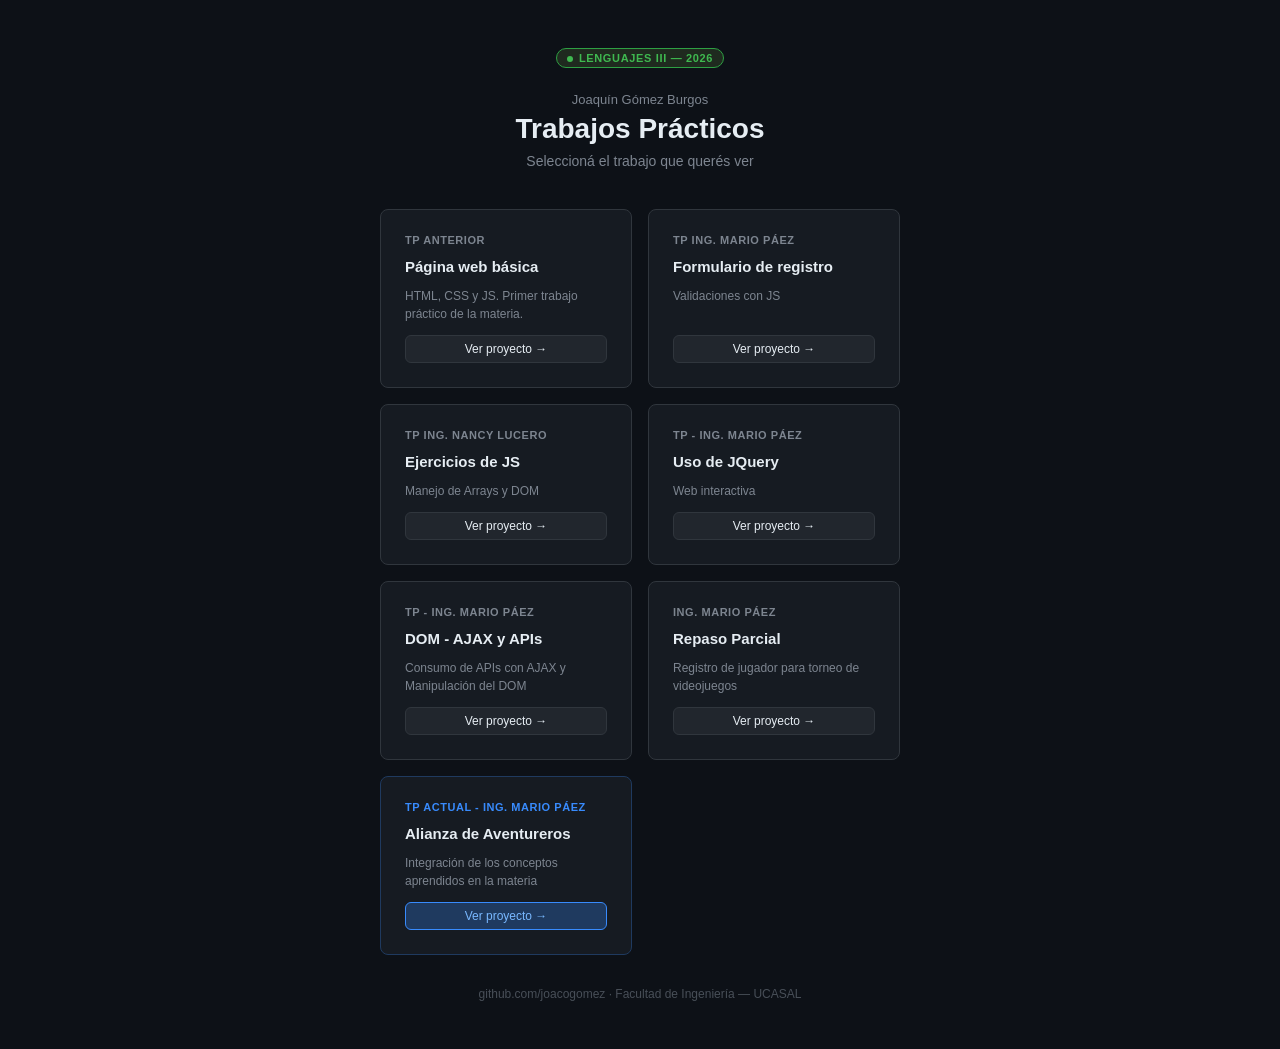
<file: index.html>
<!DOCTYPE html>
<html lang="es">
<head>
  <meta charset="UTF-8">
  <meta name="viewport" content="width=device-width, initial-scale=1">
  <title>TPs — Joaquín</title>
  <link href="styles.css" rel="stylesheet">
</head>
<body>
  <div class="badge"><span class="dot"></span>Lenguajes III — 2026</div>
  <p class="name">Joaquín Gómez Burgos</p>
  <h1>Trabajos Prácticos</h1>
  <p class="sub">Seleccioná el trabajo que querés ver</p>

  <div class="grid">
    <a class="card" href="TP-Antiguo/index.html">
      <span class="tag old">TP anterior</span>
      <p class="card-title">Página web básica</p>
      <p class="card-desc">HTML, CSS y JS. Primer trabajo práctico de la materia.</p>
      <div class="btn">Ver proyecto →</div>
    </a>
    <a class="card" href="TP-Paez/index.html">
      <span class="tag old">TP Ing. Mario Páez</span>
      <p class="card-title">Formulario de registro</p>
      <p class="card-desc">Validaciones con JS</p>
      <div class="btn">Ver proyecto →</div>
    </a>
    <a class="card" href="TP-Lucero/index.html">
      <span class="tag old">TP Ing. Nancy Lucero</span>
      <p class="card-title">Ejercicios de JS</p>
      <p class="card-desc">Manejo de Arrays y DOM</p>
      <div class="btn">Ver proyecto →</div>
    </a>
    <a class="card" href="TP-Jquery/index.html">
      <span class="tag old">TP - Ing. Mario Páez</span>
      <p class="card-title">Uso de JQuery</p>
      <p class="card-desc">Web interactiva</p>
      <div class="btn">Ver proyecto →</div>
    </a>
    <a class="card" href="TP-API/index.html">
      <span class="tag old">TP - Ing. Mario Páez</span>
      <p class="card-title">DOM - AJAX y APIs</p>
      <p class="card-desc">Consumo de APIs con AJAX y Manipulación del DOM</p>
      <div class="btn">Ver proyecto →</div>
    </a>
    <a class="card" href="TP-Repaso/index.html">
      <span class="tag old">Ing. Mario Páez</span>
      <p class="card-title">Repaso Parcial</p>
      <p class="card-desc">Registro de jugador para torneo de videojuegos</p>
      <div class="btn">Ver proyecto →</div>
    </a>
    <a class="card destacado" href="TP10/index.html">
      <span class="tag new">TP actual - Ing. Mario Páez</span>
      <p class="card-title">Alianza de Aventureros</p>
      <p class="card-desc">Integración de los conceptos aprendidos en la materia</p>
      <div class="btn">Ver proyecto →</div>
    </a>
  </div>

  <p class="footer">github.com/joacogomez · Facultad de Ingeniería — UCASAL</p>
</body>
</html>
</file>
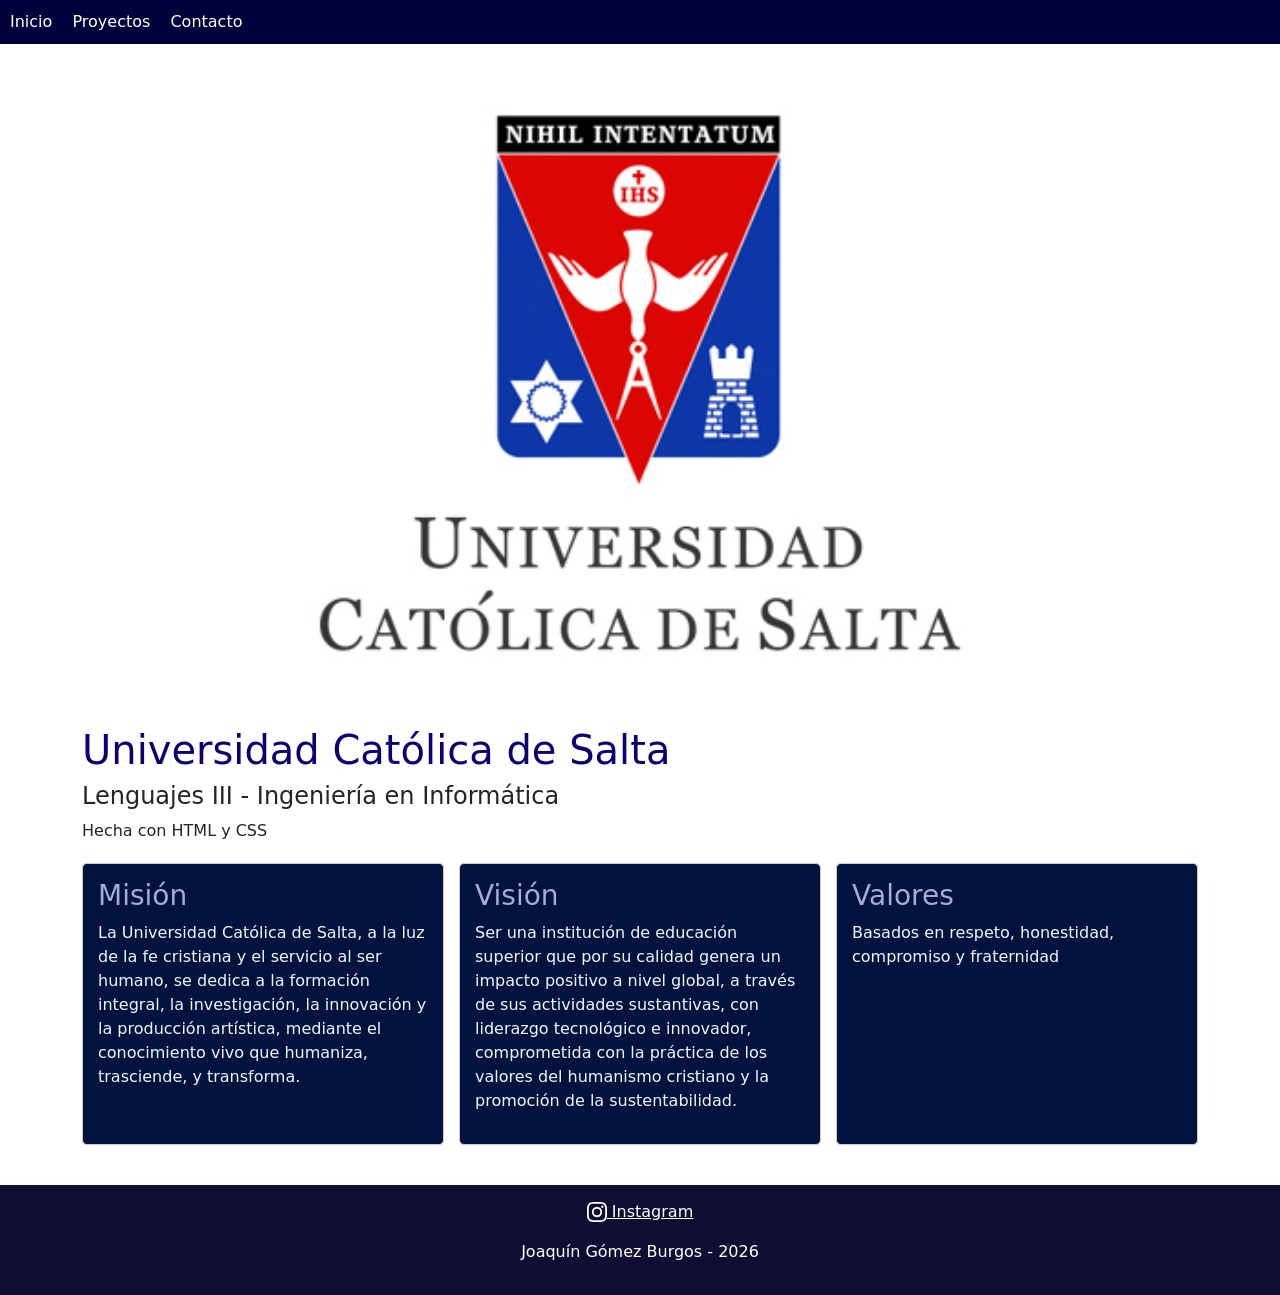
<file: TP-Antiguo/index.html>
<!DOCTYPE html>
<html lang="es">
<head>
  <meta charset="UTF-8" />
  <meta name="viewport" content="width=device-width, initial-scale=1.0" />
  <title>Mi Página</title>

  <link rel="stylesheet" href="https://cdn.jsdelivr.net/npm/bootstrap@5.3.0/dist/css/bootstrap.min.css">
  <link rel="stylesheet" href="styles.css">
  
</head>


<body>

  
  <nav>
    <a href="#">Inicio</a>
    <a href="#">Proyectos</a>
    <a href="#">Contacto</a>
  </nav>

  <header>
    <div id="miCarousel" class="carousel slide" data-bs-ride="carousel">

      <!-- Indicadores (los puntitos de abajo) -->
      <div class="carousel-indicators">
        <button data-bs-target="#miCarousel" data-bs-slide-to="0" class="active"></button>
        <button data-bs-target="#miCarousel" data-bs-slide-to="1"></button>
        <button data-bs-target="#miCarousel" data-bs-slide-to="2"></button>
      </div>
    
      <!-- Las imágenes -->
      <div class="carousel-inner">
        <div class="carousel-item active">
          <img src="img/imagen1.jpg" class="d-block w-100" alt="Imagen 1">
        </div>
        <div class="carousel-item">
          <img src="img/imagen2.webp" class="d-block w-100" alt="Imagen 2">
        </div>
        <div class="carousel-item">
          <img src="img/imagen3.webp" class="d-block w-100" alt="Imagen 3">
        </div>
      </div>
    
      <!-- Botones laterales -->
      <button class="carousel-control-prev" data-bs-target="#miCarousel" data-bs-slide="prev">
        <span class="carousel-control-prev-icon"></span>
      </button>
      <button class="carousel-control-next" data-bs-target="#miCarousel" data-bs-slide="next">
        <span class="carousel-control-next-icon"></span>
      </button>
    
    </div>
  </header>

  
  <main class="container mt-4">
    <h1>Universidad Católica de Salta</h1>
    <h4>Lenguajes III - Ingeniería en Informática</h4>
    <p>Hecha con HTML y CSS</p>

    <div class="grilla">
      <div class="tarjeta">
        <h3>Misión</h3>
        <p>La Universidad Católica de Salta, a la luz de la fe cristiana y el servicio al ser humano, se dedica a la formación integral, la investigación, la innovación y la producción artística, mediante el conocimiento vivo que humaniza, trasciende, y transforma.</p>
      </div>
      <div class="tarjeta">
        <h3>Visión</h3>
        <p>Ser una institución de educación superior que por su calidad genera un impacto positivo a nivel global, a través de sus actividades sustantivas, con liderazgo tecnológico e innovador, comprometida con la práctica de los valores del humanismo cristiano y la promoción de la sustentabilidad.</p>
      </div>
      <div class="tarjeta">
        <h3>Valores</h3>
        <p>Basados en respeto, honestidad, compromiso y fraternidad</p>
      </div>
    </div>

  </main>


  <!--pie de pagina -->
  <footer>
    <p>
      <a href="https://instagram.com" >
        <!--icono de instagram vectorial-->
        <svg xmlns="http://www.w3.org/2000/svg" width="20" height="20" fill="white" viewBox="0 0 24 24" style="vertical-align: middle;">
          <path d="M12 2.163c3.204 0 3.584.012 4.85.07 1.366.062 2.633.334 3.608 1.308.975.975 1.246 2.242 1.308 3.608.058 1.266.07 1.646.07 4.85s-.012 3.584-.07 4.85c-.062 1.366-.334 2.633-1.308 3.608-.975.975-2.242 1.246-3.608 1.308-1.266.058-1.646.07-4.85.07s-3.584-.012-4.85-.07c-1.366-.062-2.633-.334-3.608-1.308-.975-.975-1.246-2.242-1.308-3.608C2.175 15.584 2.163 15.204 2.163 12s.012-3.584.07-4.85c.062-1.366.334-2.633 1.308-3.608.975-.975 2.242-1.246 3.608-1.308C8.416 2.175 8.796 2.163 12 2.163zm0-2.163C8.741 0 8.332.013 7.052.072 5.197.157 3.355.673 2.014 2.014.673 3.355.157 5.197.072 7.052.013 8.332 0 8.741 0 12c0 3.259.013 3.668.072 4.948.085 1.855.601 3.697 1.942 5.038 1.341 1.341 3.183 1.857 5.038 1.942C8.332 23.987 8.741 24 12 24s3.668-.013 4.948-.072c1.855-.085 3.697-.601 5.038-1.942 1.341-1.341 1.857-3.183 1.942-5.038.059-1.28.072-1.689.072-4.948s-.013-3.668-.072-4.948c-.085-1.855-.601-3.697-1.942-5.038C20.645.673 18.803.157 16.948.072 15.668.013 15.259 0 12 0zm0 5.838a6.162 6.162 0 1 0 0 12.324 6.162 6.162 0 0 0 0-12.324zm0 10.162a4 4 0 1 1 0-8 4 4 0 0 1 0 8zm6.406-11.845a1.44 1.44 0 1 0 0 2.88 1.44 1.44 0 0 0 0-2.88z"/>
        </svg>
        Instagram
      </a>
    </p>
    <p>Joaquín Gómez Burgos - 2026</p>
  </footer>

  <script src="https://cdn.jsdelivr.net/npm/bootstrap@5.3.0/dist/js/bootstrap.bundle.min.js"></script>
</body>
</html>
</file>
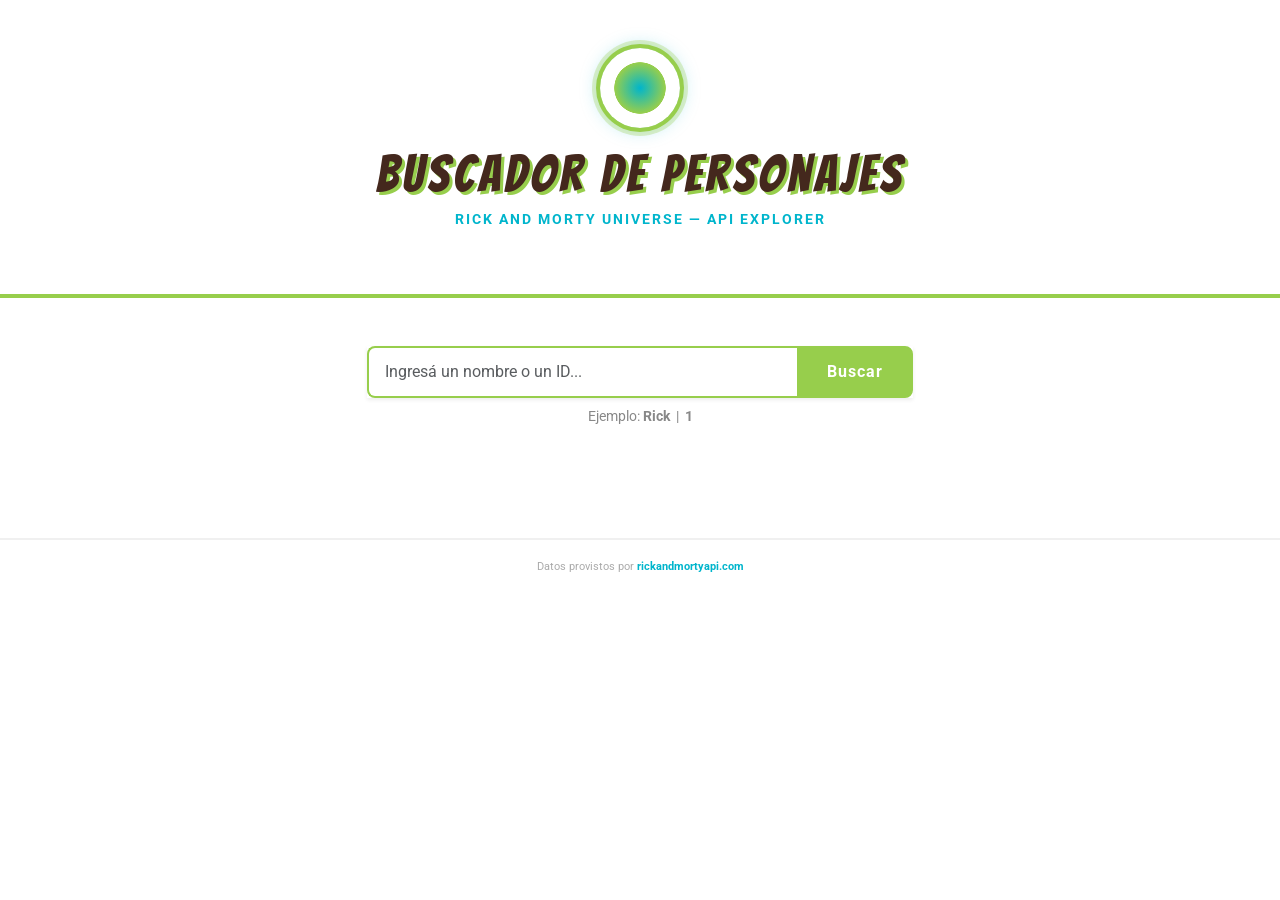
<file: TP-API/index.html>
<!DOCTYPE html>
<!--
    DOCTYPE le indica al navegador que este documento usa HTML5.
    Sin esta declaración, el navegador entra en "quirks mode"
    y puede renderizar la página de forma incorrecta.
-->
<html lang="es">
<head>
    <meta charset="UTF-8">
    <!--
        charset="UTF-8": define la codificación de caracteres.
        Permite mostrar tildes, ñ y símbolos especiales correctamente.
    -->

    <meta name="viewport" content="width=device-width, initial-scale=1.0">
    <!--
        viewport: hace que la página sea responsive (adaptable a distintos tamaños de pantalla).
        width=device-width → el ancho se adapta al dispositivo.
        initial-scale=1.0 → sin zoom inicial en móviles.
    -->

    <title>Buscador de Personajes - Rick and Morty</title>

    <!--
        Bootstrap 5: framework CSS que provee clases utilitarias (grid, colores,
        espaciado, componentes como botones, spinners, cards, etc.).
        Se carga desde un CDN (Content Delivery Network) sin necesidad de descargarlo.
    -->
    <link href="https://cdn.jsdelivr.net/npm/bootstrap@5.3.0/dist/css/bootstrap.min.css" rel="stylesheet">

    <!--
        Google Fonts: importa dos tipografías externas.
        - Bangers: estilo cómic, usada en títulos para el look de Rick and Morty.
        - Roboto: tipografía moderna y legible para el cuerpo del texto.
    -->
    <link href="https://fonts.googleapis.com/css2?family=Bangers&family=Roboto:wght@400;700&display=swap" rel="stylesheet">

    <!--
        Hoja de estilos propia del proyecto.
        Siempre se coloca DESPUÉS de Bootstrap para poder sobrescribir sus estilos.
    -->
    <link rel="stylesheet" href="styles.css">
</head>
<body>

    <!--
        HEADER: zona superior de la página.
        Las clases de Bootstrap aplicadas:
        - text-center → centra el contenido horizontalmente.
        - py-5 → padding (relleno) vertical de 3rem arriba y abajo.
        La clase "rm-header" es propia y está definida en styles.css.
    -->
    <header class="rm-header text-center py-5">

        <!--
            Elemento decorativo: el anillo de portal animado.
            No tiene contenido propio; su apariencia completa se define
            en CSS usando propiedades como border-radius, box-shadow y @keyframes.
            - mx-auto → lo centra horizontalmente (margin auto en eje X).
            - mb-3 → margen inferior de 1rem.
        -->
        <div class="portal-ring mx-auto mb-3"></div>

        <!-- Título principal de la página -->
        <h1 class="titulo-principal">Buscador de Personajes</h1>

        <!--
            &mdash; es una entidad HTML que representa el guión largo —.
            Se usan entidades para caracteres especiales que podrían
            confundirse con código HTML.
        -->
        <p class="subtitulo">Rick and Morty Universe &mdash; API Explorer</p>
    </header>

    <!--
        MAIN: contenido principal de la página.
        - container → clase Bootstrap que centra el contenido y le da un ancho máximo.
        - py-5 → padding vertical.
    -->
    <main class="container py-5">

        <!--
            Sistema de GRILLA de Bootstrap (Grid System):
            Bootstrap divide la pantalla en 12 columnas.
            - row → fila del grid.
            - justify-content-center → centra los elementos hijos en la fila.
            - mb-5 → margen inferior.
        -->
        <div class="row justify-content-center mb-5">

            <!--
                col-md-6 → esta columna ocupa 6 de las 12 columnas (la mitad del ancho)
                pero SOLO en pantallas medianas o más grandes (≥768px).
                En pantallas pequeñas ocupa el 100% del ancho automáticamente.
            -->
            <div class="col-md-6">

                <!--
                    input-group: componente Bootstrap que une un input con un botón
                    visualmente, sin espacio entre ellos.
                    - shadow-sm → sombra pequeña para dar profundidad.
                -->
                <div class="input-group shadow-sm">

                    <!--
                        Campo de texto donde el usuario escribe el nombre o ID.
                        Atributos importantes:
                        - id="busqueda" → identificador único; JavaScript lo usa para
                          obtener el valor con getElementById('busqueda').
                        - type="text" → campo de texto libre.
                        - placeholder → texto guía que desaparece al escribir.
                        - aria-label → mejora la accesibilidad para lectores de pantalla.
                        - form-control → clase Bootstrap que estiliza el input.
                    -->
                    <input
                        type="text"
                        id="busqueda"
                        class="form-control input-busqueda"
                        placeholder="Ingresá un nombre o un ID..."
                        aria-label="Buscar personaje"
                    >

                    <!--
                        Botón de búsqueda.
                        - id="btnBuscar" → JavaScript escucha el clic sobre este elemento.
                        - btn → clase base Bootstrap para botones.
                        - btn-buscar → clase propia definida en styles.css.
                    -->
                    <button class="btn btn-buscar" id="btnBuscar">Buscar</button>
                </div>

                <!-- Texto de ayuda debajo del buscador -->
                <p class="hint-text mt-2 text-center">
                    <!--
                        &nbsp; es un espacio en blanco que no se colapsa.
                        Se usa para separar visualmente elementos en línea.
                    -->
                    Ejemplo: <strong>Rick</strong> &nbsp;|&nbsp; <strong>1</strong>
                </p>
            </div>
        </div>

        <!--
            DIV RESULTADO: aquí JavaScript inyectará dinámicamente
            la card del personaje (o los mensajes de error).
            Empieza vacío a propósito; su contenido cambia en tiempo real
            usando la propiedad innerHTML desde script.js.
            El id="resultado" es el punto de anclaje que usa JavaScript.
        -->
        <div id="resultado" class="row justify-content-center"></div>
    </main>

    <!-- Pie de página con crédito a la API utilizada -->
    <footer class="rm-footer text-center py-3">
        <!-- target="_blank" abre el enlace en una pestaña nueva del navegador -->
        <small>Datos provistos por <a href="https://rickandmortyapi.com" target="_blank">rickandmortyapi.com</a></small>
    </footer>

    <!--
        Los scripts se colocan al FINAL del body, justo antes de la etiqueta de cierre del body.
        Razón: el navegador parsea el HTML de arriba hacia abajo. Si los scripts
        estuvieran en el <head>, intentarían acceder a elementos del DOM que
        todavía no fueron creados, produciendo errores.

        Orden de carga:
        1. Bootstrap JS (necesario para componentes interactivos de Bootstrap).
        2. jQuery (nuestra biblioteca auxiliar; script.js la puede usar).
        3. script.js (nuestro código; debe ir último porque depende de los anteriores).
    -->
    <script src="https://cdn.jsdelivr.net/npm/bootstrap@5.3.0/dist/js/bootstrap.bundle.min.js"></script>
    <script src="https://code.jquery.com/jquery-3.7.1.min.js"></script>
    <script src="script.js"></script>
</body>
</html>
</file>
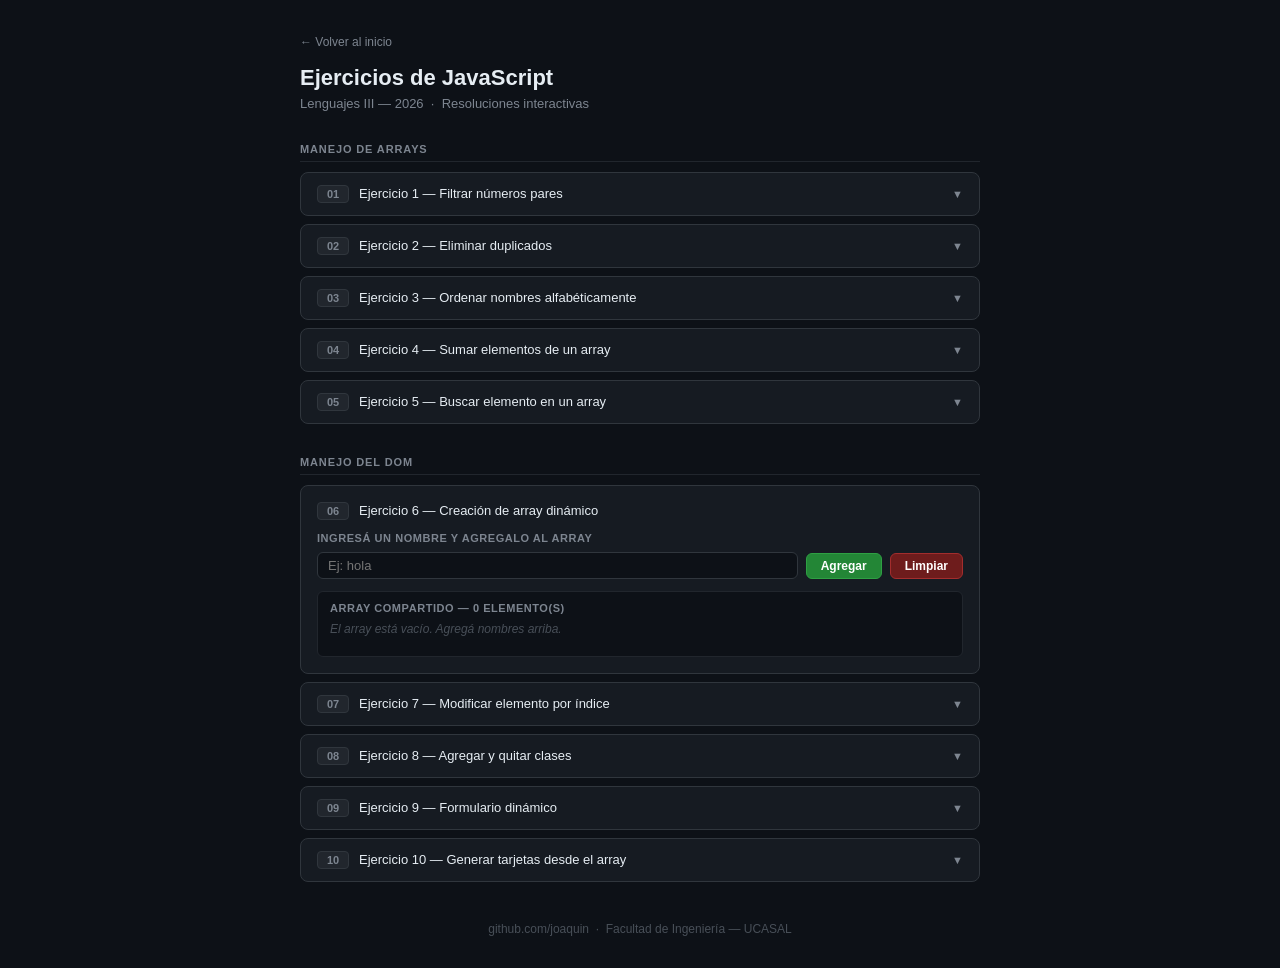
<file: TP-Lucero/index.html>
<!DOCTYPE html>
<html lang="es">
<head>
  <meta charset="UTF-8">
  <meta name="viewport" content="width=device-width, initial-scale=1">
  <title>Ejercicios JS — Lenguajes III</title>
  <link href="styles.css" rel="stylesheet">
</head>
<body>
<div class="container">

  <div class="header">
    <a class="back-link" href="../index.html">← Volver al inicio</a>
    <h1>Ejercicios de JavaScript</h1>
    <p>Lenguajes III — 2026 &nbsp;·&nbsp; Resoluciones interactivas</p>
  </div>

  <!-- ── SECCIÓN ARRAYS ── -->
  <div class="section-title">Manejo de arrays</div>

  <div class="card">
    <div class="card-header" onclick="toggle(this)">
      <div class="card-left"><span class="card-num">01</span><span class="card-title">Ejercicio 1 — Filtrar números pares</span></div>
      <span class="chevron">▼</span>
    </div>
    <div class="card-body">
      <p class="demo-label">Ingresá números separados por coma</p>
      <input class="gh-input" id="e1-input" placeholder="Ej: 1, 2, 3, 4, 5, 6">
      <button class="gh-btn" onclick="ejercicio1()">Filtrar pares</button>
      <div class="result" id="e1-res"></div>
    </div>
  </div>

  <div class="card">
    <div class="card-header" onclick="toggle(this)">
      <div class="card-left"><span class="card-num">02</span><span class="card-title">Ejercicio 2 — Eliminar duplicados</span></div>
      <span class="chevron">▼</span>
    </div>
    <div class="card-body">
      <p class="demo-label">Ingresá valores separados por coma</p>
      <input class="gh-input" id="e2-input" placeholder="Ej: manzana, pera, manzana, uva, pera">
      <button class="gh-btn" onclick="ejercicio2()">Eliminar duplicados</button>
      <div class="result" id="e2-res"></div>
    </div>
  </div>

  <div class="card">
    <div class="card-header" onclick="toggle(this)">
      <div class="card-left"><span class="card-num">03</span><span class="card-title">Ejercicio 3 — Ordenar nombres alfabéticamente</span></div>
      <span class="chevron">▼</span>
    </div>
    <div class="card-body">
      <p class="demo-label">Ingresá nombres separados por coma</p>
      <input class="gh-input" id="e3-input" placeholder="Ej: Carlos, Ana, Beatriz, Diego">
      <button class="gh-btn" onclick="ejercicio3()">Ordenar A-Z</button>
      <div class="result" id="e3-res"></div>
    </div>
  </div>

  <div class="card">
    <div class="card-header" onclick="toggle(this)">
      <div class="card-left"><span class="card-num">04</span><span class="card-title">Ejercicio 4 — Sumar elementos de un array</span></div>
      <span class="chevron">▼</span>
    </div>
    <div class="card-body">
      <p class="demo-label">Ingresá números separados por coma</p>
      <input class="gh-input" id="e4-input" placeholder="Ej: 10, 20, 30, 5">
      <button class="gh-btn" onclick="ejercicio4()">Calcular suma</button>
      <div class="result" id="e4-res"></div>
    </div>
  </div>

  <div class="card">
    <div class="card-header" onclick="toggle(this)">
      <div class="card-left"><span class="card-num">05</span><span class="card-title">Ejercicio 5 — Buscar elemento en un array</span></div>
      <span class="chevron">▼</span>
    </div>
    <div class="card-body">
      <p class="demo-label">Array de nombres y nombre a buscar</p>
      <div class="row">
        <div class="col"><input class="gh-input" id="e5-array" placeholder="Ej: Ana, Luis, Pedro, María"></div>
        <div class="col"><input class="gh-input" id="e5-buscar" placeholder="Nombre a buscar..."></div>
      </div>
      <button class="gh-btn" onclick="ejercicio5()">Buscar</button>
      <div class="result" id="e5-res"></div>
    </div>
  </div>

  <!-- ── SECCIÓN DOM ── -->
  <div class="section-title">Manejo del DOM</div>

  <!-- Ejercicio 6: bloque fijo -->
  <div class="dom-header">
    <div class="dom-header-title">
      <span class="card-num">06</span>
      <span class="card-title">Ejercicio 6 — Creación de array dinámico</span>
    </div>
    <p class="demo-label">Ingresá un nombre y agregalo al array</p>
    <div class="row">
      <div class="col">
        <input class="gh-input" id="e6-input" placeholder="Ej: hola"
          onkeydown="if(event.key==='Enter') ejercicio6Agregar()">
      </div>
      <button class="gh-btn" style="margin-top:0;" onclick="ejercicio6Agregar()">Agregar</button>
      <button class="gh-btn gh-btn-danger" style="margin-top:0;" onclick="ejercicio6Limpiar()">Limpiar</button>
    </div>
    <div class="array-display">
      <p class="array-label">Array compartido — <span id="array-count">0</span> elemento(s)</p>
      <div class="array-pills" id="array-pills">
        <span class="empty-msg">El array está vacío. Agregá nombres arriba.</span>
      </div>
    </div>
  </div>

  <!-- Ejercicio 7 -->
  <div class="card">
    <div class="card-header" onclick="toggle(this)">
      <div class="card-left"><span class="card-num">07</span><span class="card-title">Ejercicio 7 — Modificar elemento por índice</span></div>
      <span class="chevron">▼</span>
    </div>
    <div class="card-body">
      <div class="info-banner">Opera sobre el array del ejercicio 6.</div>
      <p class="demo-label">Índice a modificar y nuevo valor</p>
      <div class="row">
        <div class="col"><input class="gh-input" id="e7-idx" type="number" min="0" placeholder="Índice (ej: 0)"></div>
        <div class="col"><input class="gh-input" id="e7-valor" placeholder="Nuevo valor"></div>
      </div>
      <button class="gh-btn" onclick="ejercicio7()">Modificar</button>
      <div class="result" id="e7-res"></div>
    </div>
  </div>

  <!-- Ejercicio 8 -->
  <div class="card">
    <div class="card-header" onclick="toggle(this)">
      <div class="card-left"><span class="card-num">08</span><span class="card-title">Ejercicio 8 — Agregar y quitar clases</span></div>
      <span class="chevron">▼</span>
    </div>
    <div class="card-body">
      <div class="info-banner">Muestra los nombres del array del ejercicio 6. Hacé clic en cada uno para togglear la clase "activo".</div>
      <button class="gh-btn gh-btn-secondary" onclick="ejercicio8Render()">Renderizar nombres</button>
      <div id="e8-lista" style="margin-top:10px;"></div>
      <div class="result" id="e8-res"></div>
    </div>
  </div>

  <!-- Ejercicio 9 -->
  <div class="card">
    <div class="card-header" onclick="toggle(this)">
      <div class="card-left"><span class="card-num">09</span><span class="card-title">Ejercicio 9 — Formulario dinámico</span></div>
      <span class="chevron">▼</span>
    </div>
    <div class="card-body">
      <div class="info-banner">Captura el valor del input y lo guarda en el array del ejercicio 6.</div>
      <p class="demo-label">Ingresá un valor para agregar al array compartido</p>
      <div class="row">
        <div class="col"><input class="gh-input" id="e9-input" placeholder="Ingresá un nombre"></div>
        <button class="gh-btn" style="margin-top:0;" onclick="ejercicio9Agregar()">Guardar en array</button>
      </div>
      <div class="result" id="e9-res"></div>
    </div>
  </div>

  <!-- Ejercicio 10 -->
  <div class="card">
    <div class="card-header" onclick="toggle(this)">
      <div class="card-left"><span class="card-num">10</span><span class="card-title">Ejercicio 10 — Generar tarjetas desde el array</span></div>
      <span class="chevron">▼</span>
    </div>
    <div class="card-body">
      <div class="info-banner">Genera una tarjeta por cada nombre en el array del ejercicio 6.</div>
      <button class="gh-btn" onclick="ejercicio10()">Generar tarjetas</button>
      <div id="e10-res" style="margin-top:10px;"></div>
    </div>
  </div>

  <p class="footer">github.com/joaquin &nbsp;·&nbsp; Facultad de Ingeniería — UCASAL</p>

</div>

<script>
  // Array compartido entre todos los ejercicios DOM
  const arrayDOM = [];

  function actualizarVisualizacion() {
    const pills = document.getElementById('array-pills');
    document.getElementById('array-count').textContent = arrayDOM.length;
    if (arrayDOM.length === 0) {
      pills.innerHTML = '<span class="empty-msg">El array está vacío. Agregá nombres arriba.</span>';
      return;
    }
    pills.innerHTML = arrayDOM.map((val, i) =>
      '<span class="pill"><span class="pill-idx">' + i + '</span>' + val + '</span>'
    ).join('');
  }

  function toggle(header) {
    header.nextElementSibling.classList.toggle('open');
    header.querySelector('.chevron').classList.toggle('open');
  }

  // Ejercicio 1 — Filtrar pares
  function filtrarPares(arr) { return arr.filter(n => n % 2 === 0); }
  function ejercicio1() {
    const nums = document.getElementById('e1-input').value
      .split(',').map(n => parseInt(n.trim())).filter(n => !isNaN(n));
    const pares = filtrarPares(nums);
    document.getElementById('e1-res').textContent =
      pares.length ? pares.join(', ') : 'No hay números pares';
  }

  // Ejercicio 2 — Eliminar duplicados
  function eliminarDuplicados(arr) { return [...new Set(arr)]; }
  function ejercicio2() {
    const vals = document.getElementById('e2-input').value
      .split(',').map(v => v.trim()).filter(v => v);
    document.getElementById('e2-res').textContent = eliminarDuplicados(vals).join(', ');
  }

  // Ejercicio 3 — Ordenar
  function ordenarNombres(arr) { return arr.sort((a, b) => a.localeCompare(b, 'es')); }
  function ejercicio3() {
    const nombres = document.getElementById('e3-input').value
      .split(',').map(n => n.trim()).filter(n => n);
    document.getElementById('e3-res').textContent = ordenarNombres([...nombres]).join(', ');
  }

  // Ejercicio 4 — Suma
  function sumarArray(arr) { return arr.reduce((acc, n) => acc + n, 0); }
  function ejercicio4() {
    const nums = document.getElementById('e4-input').value
      .split(',').map(n => parseFloat(n.trim())).filter(n => !isNaN(n));
    document.getElementById('e4-res').textContent = 'Suma total: ' + sumarArray(nums);
  }

  // Ejercicio 5 — Buscar
  function buscarEnArray(arr, nombre) {
    return arr.findIndex(n => n.toLowerCase() === nombre.toLowerCase());
  }
  function ejercicio5() {
    const arr = document.getElementById('e5-array').value.split(',').map(n => n.trim());
    const buscar = document.getElementById('e5-buscar').value.trim();
    const idx = buscarEnArray(arr, buscar);
    document.getElementById('e5-res').textContent =
      idx !== -1 ? '✓ Encontrado en índice ' + idx : '✗ No encontrado (retorna -1)';
  }

  // Ejercicio 6 — Array dinámico
  function ejercicio6Agregar() {
    const input = document.getElementById('e6-input');
    const val = input.value.trim();
    if (!val) return;
    arrayDOM.push(val);
    input.value = '';
    input.focus();
    actualizarVisualizacion();
  }
  function ejercicio6Limpiar() {
    arrayDOM.length = 0;
    actualizarVisualizacion();
    document.getElementById('e8-lista').innerHTML = '';
    document.getElementById('e8-res').textContent = '';
    document.getElementById('e10-res').innerHTML = '';
  }

  // Ejercicio 7 — Modificar por índice
  function modificarPorIndice(arr, idx, valor) {
    if (idx < 0 || idx >= arr.length) return false;
    arr[idx] = valor;
    return true;
  }
  function ejercicio7() {
    const idx = parseInt(document.getElementById('e7-idx').value);
    const valor = document.getElementById('e7-valor').value.trim();
    const res = document.getElementById('e7-res');
    if (!valor) { res.textContent = 'Ingresá un valor.'; return; }
    if (arrayDOM.length === 0) { res.textContent = 'El array está vacío. Agregá nombres en el ejercicio 6.'; return; }
    const ok = modificarPorIndice(arrayDOM, idx, valor);
    if (ok) {
      actualizarVisualizacion();
      res.textContent = 'Índice ' + idx + ' modificado a "' + valor + '"';
    } else {
      res.textContent = 'Índice ' + idx + ' fuera de rango. El array tiene ' + arrayDOM.length + ' elemento(s).';
    }
  }

  // Ejercicio 8 — Toggle clase
  function ejercicio8Render() {
    const lista = document.getElementById('e8-lista');
    const res = document.getElementById('e8-res');
    if (arrayDOM.length === 0) {
      lista.innerHTML = '';
      res.textContent = 'El array está vacío. Agregá nombres en el ejercicio 6.';
      return;
    }
    lista.innerHTML = arrayDOM.map((nombre, i) =>
      '<div class="toggle-box" id="toggle-' + i + '" onclick="toggleNombre(' + i + ')">' + nombre + '</div>'
    ).join('');
    res.textContent = '';
  }
  function toggleNombre(i) {
    const el = document.getElementById('toggle-' + i);
    el.classList.toggle('activo');
    document.getElementById('e8-res').textContent =
      '"' + arrayDOM[i] + '" (índice ' + i + ') → ' +
      (el.classList.contains('activo') ? 'clase agregada' : 'clase removida');
  }

  // Ejercicio 9 — Formulario dinámico
  function ejercicio9Agregar() {
    const val = document.getElementById('e9-input').value.trim();
    const res = document.getElementById('e9-res');
    if (!val) { res.textContent = 'Ingresá un valor.'; return; }
    arrayDOM.push(val);
    document.getElementById('e9-input').value = '';
    actualizarVisualizacion();
    res.textContent = '"' + val + '" agregado.\nArray: [' + arrayDOM.map(v => '"' + v + '"').join(', ') + ']';
  }

  // Ejercicio 10 — Generar tarjetas
  function generarTarjetas(arr) {
    const contenedor = document.getElementById('e10-res');
    contenedor.innerHTML = '';
    arr.forEach((nombre, i) => {
      const card = document.createElement('div');
      card.className = 'user-card';
      card.innerHTML =
        '<div class="user-avatar">' + nombre.charAt(0).toUpperCase() + '</div>' +
        '<div>' +
          '<p class="user-name">' + nombre + '</p>' +
          '<p class="user-rol">Índice ' + i + ' — agregado dinámicamente</p>' +
        '</div>';
      contenedor.appendChild(card);
    });
  }
  function ejercicio10() {
    const res = document.getElementById('e10-res');
    if (arrayDOM.length === 0) {
      res.innerHTML = '<p style="color:#484f58;font-size:12px;font-style:italic;padding:8px 0;">El array está vacío. Agregá nombres en el ejercicio 6.</p>';
      return;
    }
    generarTarjetas(arrayDOM);
  }
</script>
</body>
</html>
</file>
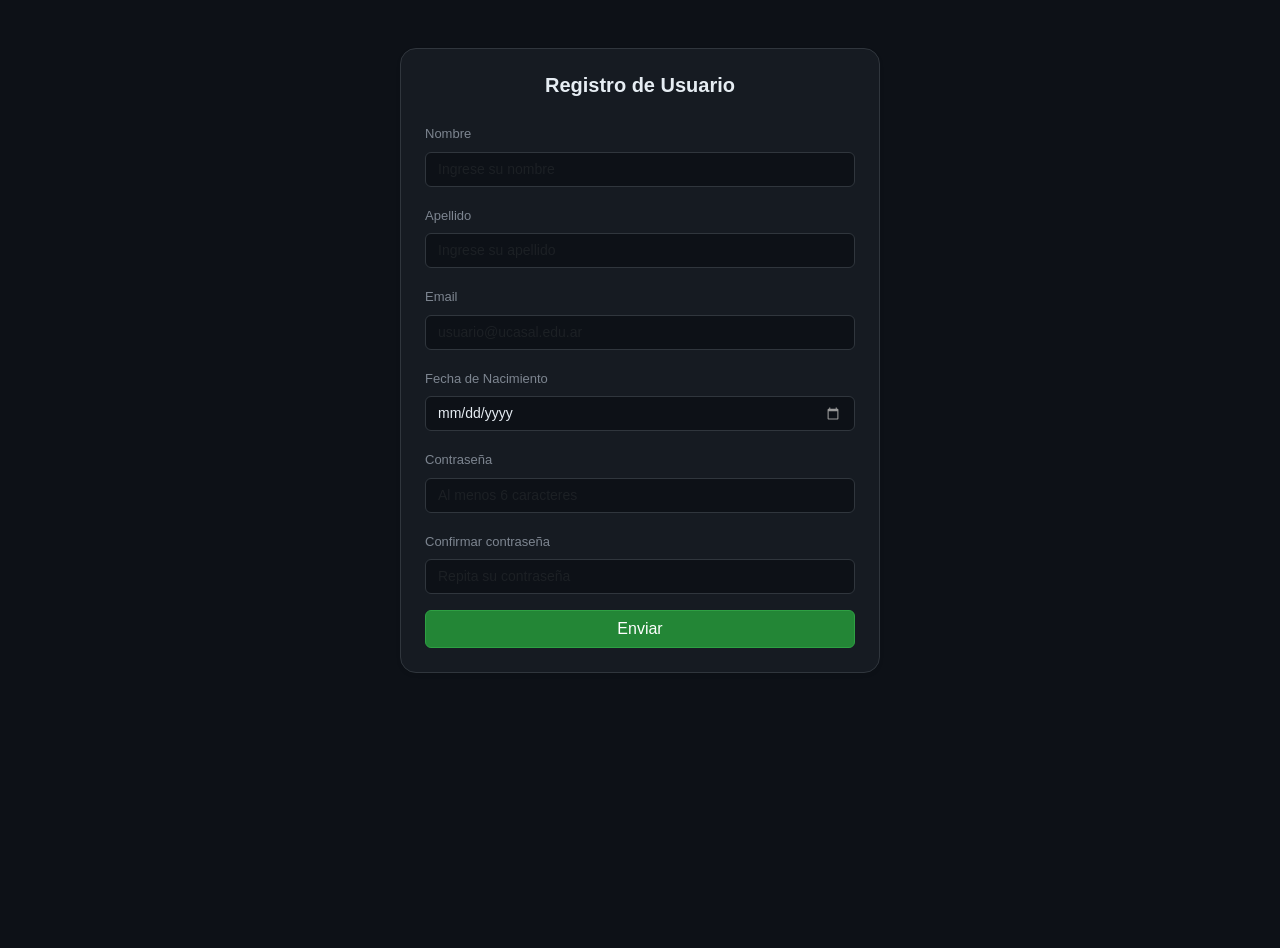
<file: TP-Paez/index.html>
<!DOCTYPE html>
<html lang="es">
<head>
<meta charset="UTF-8">
<meta name="viewport" content="width=device-width, initial-scale=1">
<title>Formulario de Registro</title>
<!-- Bootstrap se usa para mejorar el diseño sin complicar el HTML -->
<link
href="https://cdn.jsdelivr.net/npm/bootstrap@5.3.2/dist/css/bootstrap.min.css"
rel="stylesheet">
<!-- Estilos personalizados para ajustes adicionales -->
<link rel="stylesheet" href="styles.css">

</head>
<body>
<div class="container">
<!-- Tarjeta principal del formulario -->
<div class="form-card shadow-sm rounded-4 bg-white p-4 mt-5">
<h2 class="form-title text-center mb-4">Registro de Usuario</h2>
<!-- Mensaje de resultado general: error o éxito -->
<div id="formResult" class="alert d-none" role="alert"></div>
<!-- Formulario principal con id para ser referenciado desde JavaScript -->
<form id="formulario" novalidate>
<!-- Campo Nombre -->
<div class="mb-3">
    <label for="nombre" class="form-label">Nombre</label>
    <input type="text" class="form-control" id="nombre"  placeholder="Ingrese su nombre">  
    <!-- Contenedor para mostrar mensajes de error específicos -->
    <div class="invalid-feedback"></div>
</div>
<!-- Campo Apellido -->
<div class="mb-3">
    <label for="apellido" class="form-label">Apellido</label>
    <input type="text" class="form-control" id="apellido" placeholder="Ingrese su apellido">
    <div class="invalid-feedback"></div>
</div>
<!-- Campo Email -->
<div class="mb-3">
    <label for="email" class="form-label">Email</label>
    <input type="email" class="form-control" id="email" placeholder="usuario@ucasal.edu.ar">

<div class="invalid-feedback"></div>
</div>
<!-- Campo Fecha de Nacimiento -->
<div class="mb-3">
    <label for="fechaNacimiento" class="form-label">Fecha de Nacimiento</label>
    <input type="date" class="form-control" id="fechaNacimiento">
    <div class="invalid-feedback"></div>
</div>
<!-- Campo Contraseña -->
<div class="mb-3">
    <label for="password" class="form-label">Contraseña</label>
    <input type="password" class="form-control" id="password"  placeholder="Al menos 6 caracteres">
    <div class="invalid-feedback"></div>
</div>
<!-- Campo Confirmar contraseña -->
<div class="mb-3">
    <label for="confirmPassword" class="form-label">Confirmar contraseña</label>
    <input type="password" class="form-control" id="confirmPassword" placeholder="Repita su contraseña">
    <div class="invalid-feedback"></div>
</div>

<!-- Botón de envío -->
<button type="submit" class="btn btn-primary w-100">Enviar</button>
</form>
</div>
</div>
<!-- Cargar el script de validación -->
<script src="script.js"></script>
</body>
</html>
</file>
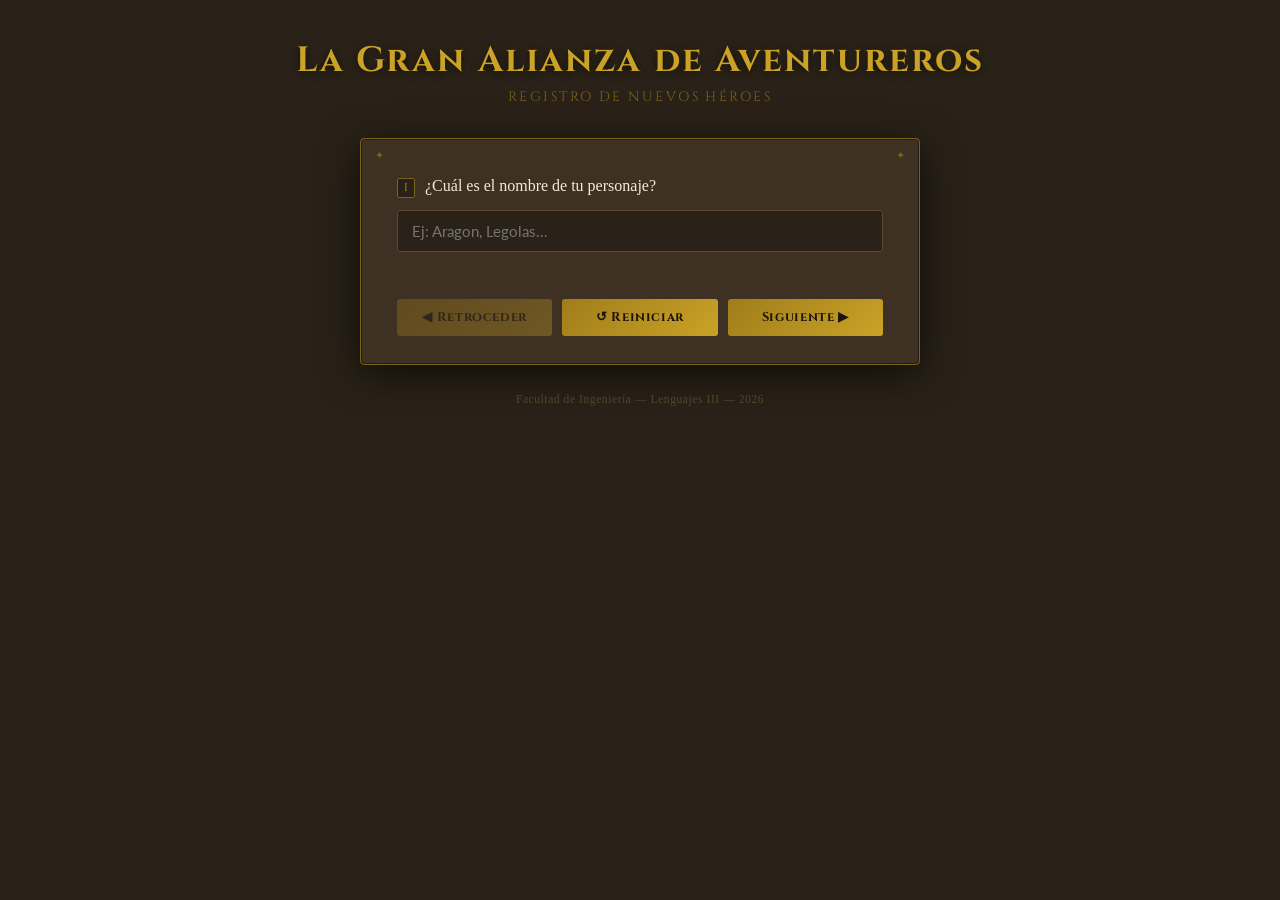
<file: TP10/index.html>
<!DOCTYPE html>
<html lang="es">
<head>
  <meta charset="UTF-8" />
  <meta name="viewport" content="width=device-width, initial-scale=1.0" />
  <title>La Gran Alianza de Aventureros</title>
  <link rel="stylesheet" href="styles.css" />
</head>
<body>

  <div class="page-wrapper">

    <header class="header">
      <h1 class="title">La Gran Alianza de Aventureros</h1>
      <p class="subtitle">Registro de Nuevos Héroes</p>
    </header>

    <main class="form-container">

      <div class="question" id="q1">
        <label class="question-label" for="nombre">
          <span class="q-num">I</span>
          ¿Cuál es el nombre de tu personaje?
        </label>
        <input type="text" id="nombre" class="field" placeholder="Ej: Aragon, Legolas..." autocomplete="off" />
        <span class="error-msg" id="err1"></span>
      </div>

      <div class="question hidden" id="q2">
        <label class="question-label" for="raza">
          <span class="q-num">II</span>
          ¿Cuál es tu raza?
        </label>
        <select id="raza" class="field">
          <option value="">— Elige tu raza —</option>
          <option value="Humano">Humano</option>
          <option value="Elfo">Elfo</option>
          <option value="Enano">Enano</option>
          <option value="Orco">Orco</option>
        </select>
        <span class="error-msg" id="err2"></span>
      </div>

      <div class="question hidden" id="q3">
        <label class="question-label" for="clase">
          <span class="q-num">III</span>
          ¿Cuál es tu clase?
        </label>
        <select id="clase" class="field">
          <option value="">— Elige tu clase —</option>
          <option value="Guerrero">Guerrero</option>
          <option value="Mago">Mago</option>
          <option value="Arquero">Arquero</option>
          <option value="Sanador">Sanador</option>
        </select>
        <span class="error-msg" id="err3"></span>
      </div>

      <div class="question hidden" id="q4">
        <label class="question-label" for="reino">
          <span class="q-num">IV</span>
          ¿Cuál es el nombre de tu reino de origen?
        </label>
        <input type="text" id="reino" class="field" placeholder="Ej: Gondor, Rivendell..." autocomplete="off" />
        <span class="error-msg" id="err4"></span>
      </div>

      <div class="question hidden" id="q5">
        <label class="question-label" for="arma">
          <span class="q-num">V</span>
          ¿Cuál es el nombre de tu arma principal?
        </label>
        <input type="text" id="arma" class="field" placeholder="Ej: Excalibur, Anduril..." autocomplete="off" />
        <span class="error-msg" id="err5"></span>
      </div>

      <div class="question hidden" id="q6">
        <label class="question-label" for="registro">
          <span class="q-num">VI</span>
          ¿Cuál es tu número de registro de aventurero?
        </label>
        <input type="text" id="registro" class="field" placeholder="6 dígitos exactos" maxlength="6" autocomplete="off" />
        <span class="error-msg" id="err6"></span>
      </div>

      <div class="question hidden" id="q7">
        <label class="question-label" for="vida">
          <span class="q-num">VII</span>
          ¿Cuántos puntos de vida tenés?
        </label>
        <input type="text" id="vida" class="field" placeholder="Entre 1 y 999" maxlength="3" autocomplete="off" />
        <span class="error-msg" id="err7"></span>
      </div>

      <div class="question hidden" id="q8">
        <label class="question-label" for="batallas">
          <span class="q-num">VIII</span>
          ¿Cuántas batallas ganaste?
        </label>
        <input type="text" id="batallas" class="field" placeholder="0 o más" autocomplete="off" />
        <span class="error-msg" id="err8"></span>
      </div>

      <div class="question hidden" id="q9">
        <label class="question-label" for="nacimiento">
          <span class="q-num">IX</span>
          ¿Cuándo nació tu personaje?
        </label>
        <input type="date" id="nacimiento" class="field" />
        <span class="error-msg" id="err9"></span>
      </div>

      <div class="question hidden" id="q10">
        <label class="question-label" for="aventura">
          <span class="q-num">X</span>
          ¿Cuándo comenzaste tu aventura?
        </label>
        <input type="date" id="aventura" class="field" />
        <span class="error-msg" id="err10"></span>
      </div>

      <div class="success-card hidden" id="success">
        <p class="success-text" id="success-msg"></p>
        <div class="success-deco"></div>
      </div>

      <div class="btn-group" id="btn-group">
        <button class="btn btn-back" id="btn-back" onclick="retroceder()" disabled>◀ Retroceder</button>
        <button class="btn btn-reset" id="btn-reset" onclick="reiniciar()">↺ Reiniciar</button>
        <button class="btn btn-next" id="btn-next" onclick="siguiente()">Siguiente ▶</button>
      </div>

    </main>

    <footer class="footer">
      Facultad de Ingeniería — Lenguajes III — 2026
    </footer>

  </div>

  <script src="script.js"></script>
</body>
</html>
</file>
<file: styles.css>
* { box-sizing: border-box; margin: 0; padding: 0; }
    body {
      background: #0d1117;
      min-height: 100vh;
      display: flex;
      flex-direction: column;
      align-items: center;
      justify-content: center;
      padding: 3rem 1rem;
      font-family: -apple-system, BlinkMacSystemFont, 'Segoe UI', sans-serif;
    }
    .badge {
      background: #1f2a1f;
      border: 1px solid #2ea043;
      color: #3fb950;
      font-size: 11px;
      font-weight: 600;
      letter-spacing: .06em;
      padding: 3px 10px;
      border-radius: 20px;
      margin-bottom: 1.5rem;
      text-transform: uppercase;
    }
    .dot { width: 6px; height: 6px; border-radius: 50%; background: #3fb950; display: inline-block; margin-right: 6px; vertical-align: middle; }
    .name { color: #7d8590; font-size: 13px; margin-bottom: .4rem; text-align: center; }
    h1 { color: #e6edf3; font-size: 28px; font-weight: 700; margin-bottom: .5rem; text-align: center; }
    .sub { color: #7d8590; font-size: 14px; margin-bottom: 2.5rem; text-align: center; }
    .grid { display: grid; grid-template-columns: 1fr 1fr; gap: 16px; width: 100%; max-width: 520px; }
    .card {
      background: #161b22;
      border: 1px solid #30363d;
      border-radius: 8px;
      padding: 1.5rem;
      display: flex;
      flex-direction: column;
      gap: 12px;
      text-decoration: none;
      transition: border-color .15s;
    }
    .card:hover { border-color: #388bfd; }
    .card.destacado { border-color: #1f3a5f; }
    .tag { font-size: 11px; font-weight: 600; letter-spacing: .05em; text-transform: uppercase; }
    .tag.old { color: #7d8590; }
    .tag.new { color: #388bfd; }
    .card-title { color: #e6edf3; font-size: 15px; font-weight: 600; }
    .card-desc { color: #7d8590; font-size: 12px; line-height: 1.5; }
    .btn {
      margin-top: auto;
      background: #21262d;
      border: 1px solid #30363d;
      border-radius: 6px;
      color: #e6edf3;
      font-size: 12px;
      font-weight: 500;
      padding: 6px 12px;
      text-align: center;
      transition: background .15s, border-color .15s;
    }
    .card.destacado .btn { background: #1f3a5f; border-color: #388bfd; color: #79b8ff; }
    .card:hover .btn { background: #30363d; border-color: #388bfd; color: #e6edf3; }
    .footer { color: #484f58; font-size: 12px; margin-top: 2rem; }
    @media (max-width: 480px) { .grid { grid-template-columns: 1fr; } }
</file>
<file: TP-Antiguo/styles.css>
/* navegación css */
nav {
    background-color: #00003a;
    padding: 10px;
}
  
nav a {
    color: white;
    text-decoration: none;
    margin-right: 15px;
}
  
      
  
/* contenido principal css */
.contenido {
    padding: 20px;
}
  
h1 {
    color: #0a0073;
}
  
/* grilla css */
.grilla {
    display: grid;
    grid-template-columns: repeat(3, 1fr);
    gap: 15px;
    margin-top: 20px;
}
  
.tarjeta {
    background-color: #01123f;
    border: 1px solid #ccc;
    padding: 15px;
    border-radius: 5px;
    h3{
        color:#a4add3
    }
    color: aliceblue;
}
  
.tarjeta h3 {
    margin-top: 0;

}
  
/* RESPONSIVE*/
@media (max-width: 600px) {
    .grilla {
        grid-template-columns: 1fr;
    }
}
  
/* pie de pagina css */
footer {
    background-color: #100d33;
    color: white;
    text-align: center;
    padding: 15px;
    margin-top: 40px;
}
  
footer a {
    color: white;
}
</file>
<file: TP-API/styles.css>
/*
 * ============================================================
 *  styles.css — Estilos del Buscador de Personajes
 *  Rick and Morty API  |  Cátedra Lenguajes III - 2026
 * ============================================================
 *
 *  Este archivo complementa a Bootstrap con estilos propios.
 *  Estructura del archivo:
 *   1. Importación de fuentes externas
 *   2. Variables CSS (Custom Properties)
 *   3. Estilos base del body
 *   4. Header y portal decorativo
 *   5. Buscador (input + botón)
 *   6. Card del personaje
 *   7. Mensajes de estado
 *   8. Footer
 * ============================================================
 */


/*
 * @import: importa una hoja de estilos externa dentro de este CSS.
 * Aquí descargamos dos fuentes de Google Fonts:
 * - Bangers: tipografía estilo cómic para los títulos.
 * - Roboto: tipografía limpia y moderna para el cuerpo del texto.
 *   wght@400;700 → cargamos solo los pesos 400 (normal) y 700 (negrita)
 *   para no descargar variantes innecesarias (optimización de rendimiento).
 */
@import url('https://fonts.googleapis.com/css2?family=Bangers&family=Roboto:wght@400;700&display=swap');


/* ─────────────────────────────────────────────────────────────
 *  VARIABLES CSS (Custom Properties)
 *
 *  :root es el selector del elemento raíz del documento (equivale a <html>).
 *  Declarar variables aquí las hace disponibles en TODO el archivo CSS.
 *
 *  Sintaxis de declaración: --nombre-variable: valor;
 *  Sintaxis de uso:         var(--nombre-variable)
 *
 *  Ventaja: si queremos cambiar un color, solo lo modificamos aquí,
 *  y el cambio se aplica en todos los lugares donde se usa esa variable.
 *  Es el principio DRY (Don't Repeat Yourself) aplicado a CSS.
 * ───────────────────────────────────────────────────────────── */
:root {
    --rm-green:   #97CE4C;  /* Verde icónico de Rick and Morty */
    --rm-blue:    #00B5CC;  /* Azul portal */
    --rm-dark:    #44281D;  /* Marrón oscuro para textos */
    --rm-alive:   #97CE4C;  /* Color para estado "Alive" */
    --rm-dead:    #E63946;  /* Color para estado "Dead" */
    --rm-unknown: #868e96;  /* Color para estado "unknown" */
}


/* ─── BASE ──────────────────────────────────────────────────── */
/*
 * Estilos globales del <body>.
 * - font-family: tipografía principal de todo el sitio. 'sans-serif' es
 *   el fallback: si Roboto no carga, el navegador usa la sans-serif del sistema.
 * - min-height: 100vh → el body ocupa al menos el 100% del alto de la pantalla,
 *   evitando que el footer quede "flotando" en páginas con poco contenido.
 */
body {
    background-color: #ffffff;
    font-family: 'Roboto', sans-serif;
    color: #333;
    min-height: 100vh;
}


/* ─── HEADER ────────────────────────────────────────────────── */
.rm-header {
    background-color: #ffffff;
    border-bottom: 4px solid var(--rm-green); /* Línea verde inferior como detalle */
    position: relative; /* Necesario para posicionar hijos con position: absolute */
    overflow: hidden;   /* Recorta cualquier elemento decorativo que se salga */
}


/*
 * PORTAL DECORATIVO: anillo animado que simula el portal del show.
 * No es una imagen; se construye completamente con CSS.
 *
 * border-radius: 50% → convierte el cuadrado (80x80px) en un círculo perfecto.
 *
 * background: radial-gradient(...) → degradado circular:
 *   - Del centro hacia afuera: azul (0%) → verde (45%) → transparente (46%)
 *   Esto crea el efecto de anillo hueco (el centro es visible).
 *
 * box-shadow: agrega múltiples sombras exteriores superpuestas (separadas por comas).
 *   Formato: offset-x offset-y blur spread color
 *   - 0 0 0 4px  → anillo sólido verde justo alrededor del círculo
 *   - 0 0 0 8px  → anillo más grande con opacidad reducida (rgba)
 *   - 0 0 20px   → resplandor difuso azul
 *
 * animation: hace referencia al @keyframes 'pulsar' definido abajo.
 *   3s → duración de cada ciclo
 *   ease-in-out → aceleración suave al inicio y final
 *   infinite → se repite indefinidamente
 */
.portal-ring {
    width: 80px;
    height: 80px;
    border-radius: 50%;
    background: radial-gradient(circle, #00B5CC 0%, #97CE4C 45%, transparent 46%);
    box-shadow:
        0 0 0 4px #97CE4C,
        0 0 0 8px rgba(151, 206, 76, 0.3),
        0 0 20px rgba(0, 181, 204, 0.4);
    animation: pulsar 3s ease-in-out infinite;
}

/*
 * @keyframes: define los estados de una animación CSS.
 * Aquí animamos el box-shadow para simular un pulso de luz.
 *
 * 0% y 100% → estado inicial y final (iguales para que el loop sea suave).
 * 50% → estado intermedio donde el resplandor es más grande e intenso.
 *
 * El navegador interpola automáticamente los valores entre estos estados,
 * creando la transición animada.
 */
@keyframes pulsar {
    0%, 100% { box-shadow: 0 0 0 4px #97CE4C, 0 0 0 8px rgba(151,206,76,.3), 0 0 20px rgba(0,181,204,.4); }
    50%       { box-shadow: 0 0 0 6px #97CE4C, 0 0 0 14px rgba(151,206,76,.2), 0 0 40px rgba(0,181,204,.6); }
}

.titulo-principal {
    font-family: 'Bangers', cursive;
    font-size: 3.2rem;
    letter-spacing: 4px;    /* Espaciado entre letras para estilo cómic */
    color: var(--rm-dark);
    /*
     * text-shadow: sombra del texto. Formato: offset-x offset-y blur color.
     * 3px 3px 0 → desplazamiento diagonal sin difuminado (efecto retro/cómic).
     */
    text-shadow: 3px 3px 0 var(--rm-green);
    margin-bottom: 4px;
}

.subtitulo {
    color: var(--rm-blue);
    font-weight: 700;
    font-size: 0.85rem;
    letter-spacing: 2px;
    text-transform: uppercase; /* Convierte el texto a mayúsculas por CSS, sin tocar el HTML */
}


/* ─── BUSCADOR ──────────────────────────────────────────────── */
.input-busqueda {
    border: 2px solid var(--rm-green);
    border-right: none; /* Elimina el borde derecho para que se fusione con el botón */
    border-radius: 8px 0 0 8px !important;
    /*
     * border-radius con 4 valores: superior-izq, superior-der, inferior-der, inferior-izq.
     * Solo redondeamos la esquina izquierda del input.
     * !important sobrescribe la especificidad de Bootstrap, que también define border-radius.
     */
    padding: 12px 16px;
    font-size: 1rem;
    /*
     * transition: suaviza el cambio de la propiedad border-color en 0.2 segundos.
     * Sin esto, el cambio sería instantáneo (brusco) al enfocar el campo.
     */
    transition: border-color 0.2s;
}

/*
 * Pseudo-clase :focus: se activa cuando el usuario hace clic en el input
 * o navega hasta él con la tecla Tab.
 * Cambiamos el borde a azul para indicar que el campo está activo.
 * box-shadow agrega un resplandor sutil alrededor del input.
 */
.input-busqueda:focus {
    border-color: var(--rm-blue);
    box-shadow: 0 0 0 0.2rem rgba(0, 181, 204, 0.25);
}

.btn-buscar {
    background-color: var(--rm-green);
    color: #fff;
    font-weight: 700;
    border: 2px solid var(--rm-green);
    border-radius: 0 8px 8px 0 !important; /* Solo redondeamos la esquina derecha */
    padding: 12px 28px;
    letter-spacing: 1px;
    font-size: 1rem;
    /* transition con múltiples propiedades separadas por coma */
    transition: background-color 0.25s, border-color 0.25s;
}

/*
 * :hover → cuando el cursor está encima del botón.
 * :focus → cuando el botón está seleccionado por teclado (Tab).
 * Listamos ambas pseudo-clases juntas porque queremos el mismo estilo en los dos casos.
 */
.btn-buscar:hover,
.btn-buscar:focus {
    background-color: var(--rm-blue);
    border-color: var(--rm-blue);
    color: #fff;
}

.hint-text {
    font-size: 0.85rem;
    color: #888;
}


/* ─── CARD DEL PERSONAJE ────────────────────────────────────── */
/*
 * Estilo base de la card. Nótese que NO tiene borde de color aquí;
 * el color del borde superior se define en las clases .alive, .dead, .unknown
 * que se agregan DINÁMICAMENTE desde JavaScript (classList / innerHTML).
 */
.personaje-card {
    background: #fff;
    border-radius: 14px;
    overflow: hidden;   /* Recorta la imagen para que respete el border-radius de la card */
    box-shadow: 0 6px 24px rgba(0, 0, 0, 0.10);
    width: 340px;
    border-top: 6px solid var(--rm-unknown); /* Color por defecto: gris */
    /*
     * transition en múltiples propiedades: cuando la card cambia de posición
     * (al hacer hover) o de sombra, el cambio se anima suavemente en 0.25s.
     */
    transition: transform 0.25s ease, box-shadow 0.25s ease;
}

/*
 * :hover → al pasar el cursor sobre la card, la "levantamos" 6px hacia arriba
 * usando transform: translateY (traslación en el eje Y).
 * Valores negativos van hacia arriba. Combinado con más sombra, da efecto 3D.
 */
.personaje-card:hover {
    transform: translateY(-6px);
    box-shadow: 0 12px 36px rgba(0, 0, 0, 0.15);
}

/*
 * Clases de estado: modifican SOLO el color del borde superior de la card.
 * Estas clases se agregan al elemento en JavaScript según el status del personaje.
 * Patrón de diseño: clase base (.personaje-card) + clase modificadora (.alive, .dead, .unknown).
 * Esto se llama patrón BEM (Block Element Modifier) en CSS.
 */
.personaje-card.alive   { border-top-color: var(--rm-alive);   }
.personaje-card.dead    { border-top-color: var(--rm-dead);    }
.personaje-card.unknown { border-top-color: var(--rm-unknown); }

.card-img-personaje {
    width: 100%;
    height: 300px;
    /*
     * object-fit: cover → la imagen cubre todo el espacio disponible
     * manteniendo sus proporciones (aspect ratio). Si la imagen es más grande,
     * la recorta. Evita que la imagen se deforme.
     */
    object-fit: cover;
    display: block; /* Elimina el espacio inferior que dejan las imágenes en línea por defecto */
}

.card-body-rm {
    padding: 1.4rem 1.6rem 1.6rem; /* top | lados | bottom */
}

.card-nombre {
    font-family: 'Bangers', cursive;
    font-size: 2rem;
    letter-spacing: 1.5px;
    color: var(--rm-dark);
    line-height: 1; /* Interlineado ajustado para títulos grandes */
    margin-bottom: 8px;
}


/* ─── BADGE DE ESTADO ───────────────────────────────────────── */
/*
 * El badge es la "pastilla" de color que muestra el estado del personaje.
 *
 * display: inline-flex → permite usar flexbox en un elemento en línea.
 * align-items: center → centra el punto y el texto verticalmente.
 * gap: 6px → espacio entre el punto (::before) y el texto.
 * border-radius: 20px → con un valor grande en relación al tamaño,
 *                       produce bordes completamente redondeados (forma de píldora).
 */
.badge-estado {
    display: inline-flex;
    align-items: center;
    gap: 6px;
    padding: 4px 14px;
    border-radius: 20px;
    font-size: 0.78rem;
    font-weight: 700;
    color: #fff;
    letter-spacing: 0.5px;
}

/*
 * ::before: pseudo-elemento que inserta contenido ANTES del contenido real del elemento.
 * Aquí creamos el pequeño punto de color dentro del badge.
 * content: '' → es obligatorio declarar content para que el pseudo-elemento exista,
 *               aunque esté vacío; su apariencia viene de width, height y border-radius.
 */
.badge-estado::before {
    content: '';
    display: inline-block;
    width: 8px;
    height: 8px;
    border-radius: 50%; /* Círculo perfecto */
    background: rgba(255, 255, 255, 0.8); /* Blanco semi-transparente */
}

/* Colores de fondo del badge según el estado */
.badge-alive   { background-color: var(--rm-alive);   }
.badge-dead    { background-color: var(--rm-dead);    }
.badge-unknown { background-color: var(--rm-unknown); }


/* ─── FILAS DE INFORMACIÓN ──────────────────────────────────── */
/*
 * Cada fila de info (especie, ubicación) tiene un separador inferior
 * excepto la última, que usa el selector :last-child.
 */
.info-row {
    padding: 8px 0;
    border-bottom: 1px solid #f0f0f0;
}

/*
 * :last-child → selecciona el último hijo de su tipo dentro del padre.
 * Elimina el borde inferior de la última fila para no tener una línea
 * al final de la card.
 */
.info-row:last-child {
    border-bottom: none;
    padding-bottom: 0;
}

.info-label {
    font-size: 0.70rem;
    text-transform: uppercase;
    letter-spacing: 1.2px;
    color: #aaa; /* Gris claro para la etiqueta, generando jerarquía visual */
    margin-bottom: 1px;
}

.info-value {
    font-weight: 700;
    color: #333;
    font-size: 0.95rem;
}


/* ─── MENSAJES DE ESTADO ────────────────────────────────────── */
/*
 * Contenedor de mensajes (campo vacío, error de búsqueda).
 * Usamos flexbox para centrar el contenido tanto horizontal como verticalmente.
 *   flex-direction: column → los hijos se apilan verticalmente.
 *   align-items: center → centrado horizontal en un flex-direction: column.
 *   gap: 8px → espacio entre el ícono, texto principal y subtexto.
 */
.msg-box {
    display: flex;
    flex-direction: column;
    align-items: center;
    gap: 8px;
    padding: 2rem;
}

.msg-icon  { font-size: 2.5rem; }
.msg-texto { font-weight: 700; font-size: 1.1rem; color: var(--rm-dark); }
.msg-sub   { font-size: 0.85rem; color: #888; }


/* ─── FOOTER ────────────────────────────────────────────────── */
.rm-footer {
    border-top: 2px solid #f0f0f0;
    color: #aaa;
    font-size: 0.8rem;
}

.rm-footer a {
    color: var(--rm-blue);
    text-decoration: none; /* Elimina el subrayado por defecto de los enlaces */
    font-weight: 700;
}

/* :hover en el enlace del footer: restaura el subrayado para dar feedback visual */
.rm-footer a:hover {
    text-decoration: underline;
}
</file>
<file: TP-Lucero/styles.css>
* { box-sizing: border-box; margin: 0; padding: 0; }

    body {
      background: #0d1117;
      font-family: -apple-system, BlinkMacSystemFont, 'Segoe UI', sans-serif;
      padding: 2rem 1rem;
      color: #e6edf3;
    }

    .container {
      max-width: 680px;
      margin: 0 auto;
    }

    /* Header */
    .back-link {
      color: #7d8590;
      font-size: 12px;
      text-decoration: none;
      display: inline-flex;
      align-items: center;
      gap: 4px;
      margin-bottom: 1rem;
      transition: color .15s;
    }
    .back-link:hover { color: #e6edf3; }

    .header h1 {
      color: #e6edf3;
      font-size: 22px;
      font-weight: 700;
      margin-bottom: .3rem;
    }
    .header p {
      color: #7d8590;
      font-size: 13px;
    }

    /* Section titles */
    .section-title {
      color: #7d8590;
      font-size: 11px;
      font-weight: 600;
      letter-spacing: .08em;
      text-transform: uppercase;
      margin: 2rem 0 .6rem;
      padding-bottom: .4rem;
      border-bottom: 1px solid #21262d;
    }

    /* Cards colapsables */
    .card {
      background: #161b22;
      border: 1px solid #30363d;
      border-radius: 8px;
      margin-bottom: 8px;
      overflow: hidden;
    }
    .card-header {
      display: flex;
      align-items: center;
      justify-content: space-between;
      padding: 12px 16px;
      cursor: pointer;
      user-select: none;
      transition: background .15s;
    }
    .card-header:hover { background: #1c2128; }
    .card-left {
      display: flex;
      align-items: center;
      gap: 10px;
    }
    .card-num {
      background: #21262d;
      border: 1px solid #30363d;
      border-radius: 4px;
      color: #7d8590;
      font-size: 11px;
      font-weight: 600;
      padding: 2px 7px;
      min-width: 32px;
      text-align: center;
    }
    .card-title {
      color: #e6edf3;
      font-size: 13px;
      font-weight: 500;
    }
    .chevron {
      color: #7d8590;
      font-size: 11px;
      transition: transform .2s;
    }
    .chevron.open { transform: rotate(180deg); }
    .card-body {
      display: none;
      padding: 16px;
      border-top: 1px solid #21262d;
    }
    .card-body.open { display: block; }

    /* Bloque fijo ejercicio 6 */
    .dom-header {
      background: #161b22;
      border: 1px solid #30363d;
      border-radius: 8px;
      margin-bottom: 8px;
      padding: 16px;
    }
    .dom-header-title {
      display: flex;
      align-items: center;
      gap: 10px;
      margin-bottom: 12px;
    }

    /* Array visual */
    .array-display {
      background: #0d1117;
      border: 1px solid #21262d;
      border-radius: 6px;
      padding: 10px 12px;
      margin-top: 12px;
    }
    .array-label {
      color: #7d8590;
      font-size: 11px;
      font-weight: 600;
      letter-spacing: .05em;
      text-transform: uppercase;
      margin-bottom: 8px;
    }
    .array-pills {
      display: flex;
      flex-wrap: wrap;
      gap: 6px;
      min-height: 24px;
    }
    .pill {
      background: #1f3a5f;
      border: 1px solid #388bfd;
      border-radius: 20px;
      color: #79b8ff;
      font-size: 12px;
      padding: 2px 10px;
      display: flex;
      align-items: center;
      gap: 5px;
    }
    .pill-idx {
      color: #388bfd;
      font-size: 10px;
      font-weight: 700;
    }
    .empty-msg {
      color: #484f58;
      font-size: 12px;
      font-style: italic;
    }

    /* Inputs y botones */
    .demo-label {
      color: #7d8590;
      font-size: 11px;
      font-weight: 600;
      letter-spacing: .05em;
      text-transform: uppercase;
      margin-bottom: 8px;
    }
    .gh-input {
      background: #0d1117;
      border: 1px solid #30363d;
      border-radius: 6px;
      color: #e6edf3;
      font-size: 13px;
      padding: 5px 10px;
      width: 100%;
      outline: none;
      transition: border-color .15s;
    }
    .gh-input:focus { border-color: #388bfd; }
    .gh-btn {
      background: #238636;
      border: 1px solid #2ea043;
      border-radius: 6px;
      color: #fff;
      font-size: 12px;
      font-weight: 600;
      padding: 5px 14px;
      cursor: pointer;
      margin-top: 8px;
      transition: background .15s;
    }
    .gh-btn:hover { background: #2ea043; }
    .gh-btn-danger {
      background: #6e1c1c;
      border-color: #a32d2d;
    }
    .gh-btn-danger:hover { background: #a32d2d; }
    .gh-btn-secondary {
      background: #21262d;
      border-color: #30363d;
      color: #e6edf3;
    }
    .gh-btn-secondary:hover { background: #30363d; }

    .result {
      background: #0d1117;
      border: 1px solid #21262d;
      border-radius: 6px;
      color: #3fb950;
      font-size: 12px;
      font-family: 'SF Mono', 'Fira Code', monospace;
      margin-top: 10px;
      padding: 8px 12px;
      min-height: 34px;
      white-space: pre-wrap;
      word-break: break-all;
    }

    .row {
      display: flex;
      gap: 8px;
      align-items: flex-end;
      flex-wrap: wrap;
    }
    .col { flex: 1; min-width: 120px; }

    /* Toggle box ejercicio 8 */
    .toggle-box {
      background: #21262d;
      border: 1px solid #30363d;
      border-radius: 6px;
      color: #7d8590;
      cursor: pointer;
      font-size: 13px;
      margin-bottom: 6px;
      padding: 10px 14px;
      transition: all .2s;
    }
    .toggle-box.activo {
      background: #1f3a5f;
      border-color: #388bfd;
      color: #79b8ff;
    }

    /* Tarjetas usuario ejercicio 10 */
    .user-card {
      background: #21262d;
      border: 1px solid #30363d;
      border-radius: 6px;
      display: flex;
      align-items: center;
      gap: 10px;
      margin-bottom: 6px;
      padding: 8px 12px;
    }
    .user-avatar {
      background: #1f3a5f;
      border-radius: 50%;
      color: #79b8ff;
      font-size: 11px;
      font-weight: 700;
      height: 32px;
      line-height: 32px;
      min-width: 32px;
      text-align: center;
    }
    .user-name { color: #e6edf3; font-size: 13px; font-weight: 500; }
    .user-rol  { color: #7d8590; font-size: 11px; }

    /* Info banner */
    .info-banner {
      background: #111d2e;
      border: 1px solid #1f3a5f;
      border-radius: 6px;
      color: #79b8ff;
      font-size: 12px;
      padding: 8px 12px;
      margin-bottom: 12px;
    }

    .footer {
      color: #484f58;
      font-size: 12px;
      margin-top: 2.5rem;
      text-align: center;
    }
</file>
<file: TP-Paez/styles.css>
body {
    background: #0d1117;
    min-height: 100vh;
    font-family: -apple-system, BlinkMacSystemFont, 'Segoe UI', sans-serif;
}
.form-card {
    max-width: 480px;
    margin: 2rem auto;
    background: #161b22 !important;
    border: 1px solid #30363d;
    border-radius: 6px;
    padding: 2rem;
}
.form-title {
    color: #e6edf3 !important;
    font-size: 20px;
    font-weight: 600;
}
.form-label {
    color: #7d8590 !important;
    font-size: 13px;
    font-weight: 500;
}
.form-control {
    background: #0d1117 !important;
    border: 1px solid #30363d;
    border-radius: 6px;
    color: #e6edf3 !important;
    font-size: 14px;
}
.form-control:focus {
    background: #0d1117 !important;
    border-color: #388bfd;
    box-shadow: 0 0 0 3px rgba(56, 139, 253, 0.15);
    color: #e6edf3 !important;
}
.form-control.is-invalid {
    border-color: #f85149;
}
.form-control.is-invalid:focus {
    box-shadow: 0 0 0 3px rgba(248, 81, 73, 0.15);
}
.form-control.is-valid {
    border-color: #3fb950;
}
.invalid-feedback {
    display: block;
    color: #f85149;
    font-size: 12px;
}
.btn-primary {
    background: #238636;
    border-color: #2ea043;
}
.btn-primary:hover {
    background: #2ea043;
    border-color: #3fb950;
}
.alert-danger {
    background: #1f1310;
    border: 1px solid #6e1c1c;
    color: #f85149;
}
.alert-success {
    background: #0f2318;
    border: 1px solid #1a4f2a;
    color: #3fb950;
}
input[type="date"]::-webkit-calendar-picker-indicator {
    filter: invert(0.6);
}
</file>
<file: TP10/styles.css>
@import url('https://fonts.googleapis.com/css2?family=Cinzel:wght@400;600;700&family=Lato:wght@300;400;700&display=swap');

*, *::before, *::after {
  box-sizing: border-box;
  margin: 0;
  padding: 0;
}

:root {
  --gold:       #c9a227;
  --gold-light: #e8c84a;
  --gold-dim:   #7a6218;
  --parchment:  #f5ead6;
  --ink:        #1c1209;
  --ink-mid:    #3b2b10;
  --stone:      #2a2218;
  --stone-mid:  #3e3022;
  --stone-light:#5a4a30;
  --green:      #3d7a4e;
  --red:        #8b2a2a;
  --grey:       #7a7265;
  --error-bg:   #3a1a1a;
}

html, body {
  min-height: 100vh;
  background-color: var(--stone);

  color: var(--parchment);
}

.page-wrapper {
  min-height: 100vh;
  display: flex;
  flex-direction: column;
  align-items: center;
  padding: 40px 16px 24px;
}

.header {
  text-align: center;
  margin-bottom: 32px;
}


.title {
  font-family: 'Cinzel', serif;
  font-size: clamp(1.4rem, 4vw, 2.2rem);
  font-weight: 700;
  color: var(--gold);
  letter-spacing: 0.06em;
  text-shadow: 0 2px 8px rgba(0,0,0,0.6);
  line-height: 1.2;
}

.subtitle {
  font-family: 'Cinzel', serif;
  font-size: 0.85rem;
  color: var(--gold-dim);
  letter-spacing: 0.18em;
  text-transform: uppercase;
  margin-top: 6px;
}

.form-container {
  background: var(--stone-mid);
  border: 1px solid var(--gold-dim);
  border-radius: 4px;
  width: 100%;
  max-width: 560px;
  padding: 36px 36px 28px;
  box-shadow:
    0 0 0 1px #0006 inset,
    0 8px 40px rgba(0,0,0,0.7);
  position: relative;
}

.form-container::before,
.form-container::after {
  content: '✦';
  font-size: 0.7rem;
  color: var(--gold-dim);
  position: absolute;
  top: 10px;
}
.form-container::before { left: 14px; }
.form-container::after  { right: 14px; }

.question {
  margin-bottom: 8px;
}

.question-label {
  display: flex;
  align-items: baseline;
  gap: 10px;
  font-size: 1rem;
  color: var(--parchment);
  margin-bottom: 12px;
  line-height: 1.4;
}

.q-num {
  font-family: 'Cinzel', serif;
  font-size: 0.7rem;
  color: var(--gold);
  background: var(--stone);
  border: 1px solid var(--gold-dim);
  border-radius: 2px;
  padding: 1px 6px;
  white-space: nowrap;
  flex-shrink: 0;
}

.field {
  width: 100%;
  padding: 11px 14px;
  background: var(--stone);
  border: 1.5px solid var(--stone-light);
  border-radius: 3px;
  color: var(--parchment);
  font-family: 'Lato', sans-serif;
  font-size: 0.95rem;
  outline: none;
}

.field:focus {
  border-color: var(--gold-dim);
  box-shadow: 0 0 0 3px rgba(201,162,39,0.15);
}

.field option {
  background: var(--stone-mid);
  color: var(--parchment);
}

.borde-verde {
  border-color: var(--green) !important;
  box-shadow: 0 0 0 3px rgba(61,122,78,0.2) !important;
}
.borde-rojo {
  border-color: var(--red) !important;
  box-shadow: 0 0 0 3px rgba(139,42,42,0.2) !important;
}
.borde-gris {
  border-color: var(--grey) !important;
  box-shadow: 0 0 0 3px rgba(122,114,101,0.15) !important;
}

.field:disabled {
  opacity: 0.65;
  cursor: not-allowed;
}

input[type="date"]::-webkit-calendar-picker-indicator {
  filter: invert(0.7) sepia(0.5) hue-rotate(10deg);
  cursor: pointer;
}

.error-msg {
  display: block;
  min-height: 20px;
  margin-top: 7px;
  font-size: 0.8rem;
  color: #e07070;
  font-style: italic;
}

.btn-group {
  display: flex;
  gap: 10px;
  margin-top: 20px;
}

.btn {
  flex: 1;
  padding: 10px 16px;
  border: none;
  border-radius: 3px;
  font-family: 'Cinzel', serif;
  font-size: 0.8rem;
  letter-spacing: 0.05em;
  cursor: pointer;
  background: linear-gradient(135deg, #a07d1a, var(--gold));
  color: var(--ink);
  font-weight: 700;
}
.btn:hover { filter: brightness(1.1); }
.btn:disabled {
  opacity: 0.35;
  cursor: not-allowed;
}

.success-card {
  text-align: center;
  padding: 28px 20px 24px;
}

.success-icon {
  font-size: 3rem;
  display: block;
  margin-bottom: 14px;
  filter: drop-shadow(0 0 16px rgba(201,162,39,0.6));
}

.success-text {
  font-family: 'Lato', sans-serif;
  font-size: 1.05rem;
  color: var(--parchment);
  line-height: 1.8;
  border-top: 1px solid var(--gold-dim);
  border-bottom: 1px solid var(--gold-dim);
  padding: 18px 0;
}

.success-text strong {
  color: var(--gold);
  font-family: 'Cinzel', serif;
  font-size: 1.05em;
}

.success-deco {
  margin-top: 14px;
  text-align: center;
  color: var(--gold-dim);
  font-size: 1.1rem;
  letter-spacing: 0.3em;
}
.success-deco::after { content: '⚔ ✦ ⚔'; }

.hidden { display: none !important; }

.footer {
  margin-top: 28px;
  font-size: 0.72rem;
  color: var(--stone-light);
  text-align: center;
  letter-spacing: 0.05em;
}

@media (max-width: 480px) {
  .form-container { padding: 24px 18px 20px; }
  .btn-group { flex-wrap: wrap; }
  .btn-reset { flex: 1 1 100%; order: 3; }
}
</file>
